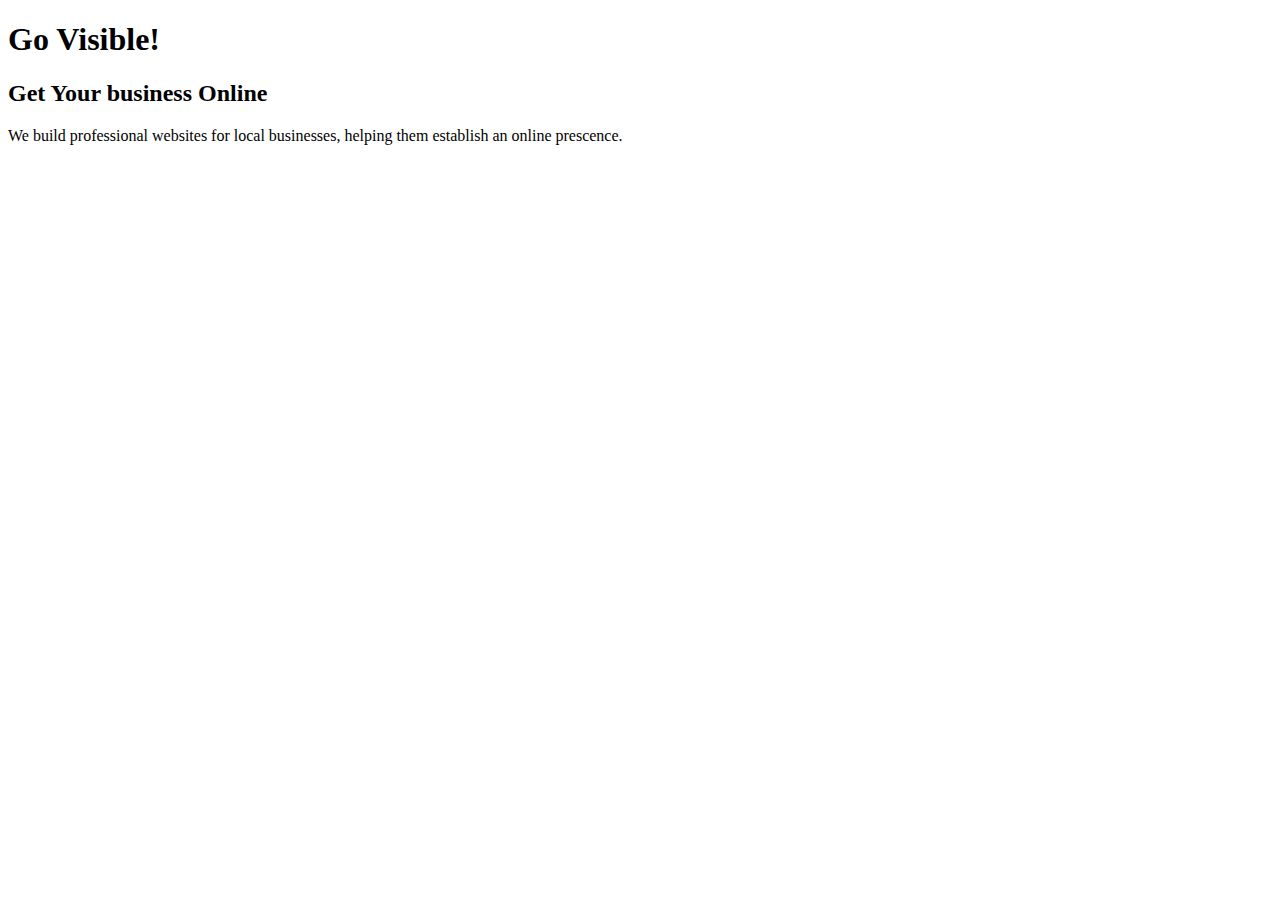
<file: index.html>
<!DOCTYPE html>
<html>
  <head> 
    <title>My Wesbite Maker Page</title> 
  </head> 
  <body> 
    <h1>Go Visible!</h1>
    <h2>Get Your business Online</h2>
    <p>We build professional websites for local businesses, helping them establish an online prescence.</p>
  </body> 
</html>
</file>
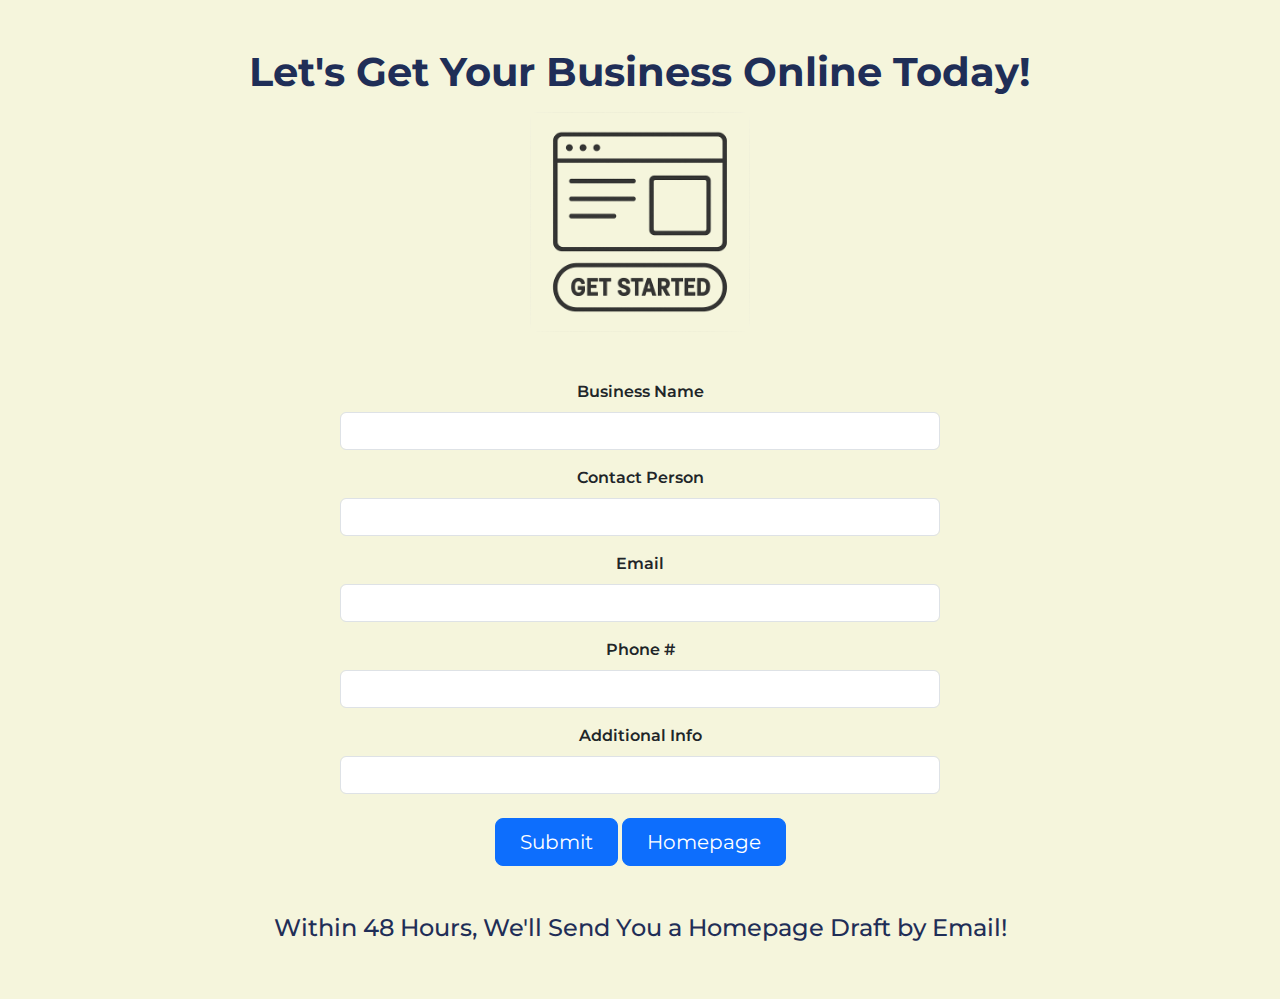
<file: getstarted.html>
<!DOCTYPE html>
<html lang="en">
  <head>
    <meta charset="utf-8" />
    <meta name="viewport" content="width=device-width, initial-scale=1" />
    <title>Get Started - Go Visible</title>

    <link 
      href="https://cdn.jsdelivr.net/npm/bootstrap@5.3.3/dist/css/bootstrap.min.css" 
      rel="stylesheet"
    >

    <link href="https://fonts.googleapis.com/css2?family=Montserrat:wght@400;700&display=swap" rel="stylesheet">

    <link rel="stylesheet" href="css/style.css">
  </head>

  <body class="bg-beige text-brand-navy">
    <main class="container py-5">
      <div class="text-center mb-5">
        <h1 class="getstartedtitle fw-bold mb-3">Let's Get Your Business Online Today!</h1>
        <img 
          alt="Get started icon" 
          src="img/getstarted.png" 
          class="img-fluid d-block mx-auto mb-4"
          style="max-width: 220px;"
        >
      </div>

      <form class="mx-auto" style="max-width: 600px;">
        <div class="mb-3">
          <label for="businessName" class="form-label fw-semibold">Business Name</label>
          <input type="text" class="form-control" id="businessName" name="businessName">
        </div>

        <div class="mb-3">
          <label for="contactPerson" class="form-label fw-semibold">Contact Person</label>
          <input type="text" class="form-control" id="contactPerson" name="contactPerson">
        </div>

        <div class="mb-3">
          <label for="email" class="form-label fw-semibold">Email</label>
          <input type="email" class="form-control" id="email" name="email">
        </div>

        <div class="mb-3">
          <label for="phone" class="form-label fw-semibold">Phone #</label>
          <input type="tel" class="form-control" id="phone" name="phone">
        </div>

        <div class="mb-4">
          <label for="info" class="form-label fw-semibold">Additional Info</label>
          <input type="text" class="form-control" id="info" name="info">
        </div>

        <button type="submit" class="btn btn-primary btn-lg px-4">Submit</button>
        <a class="btn btn-primary btn-lg px-4" href="index.html">Homepage</a>
      </form>

      <h3 class="text-center mt-5">Within 48 Hours, We'll Send You a Homepage Draft by Email!</h3>
      
    </main>

    <script src="https://cdn.jsdelivr.net/npm/bootstrap@5.3.3/dist/js/bootstrap.bundle.min.js"></script>
  </body>
</html>
</file>
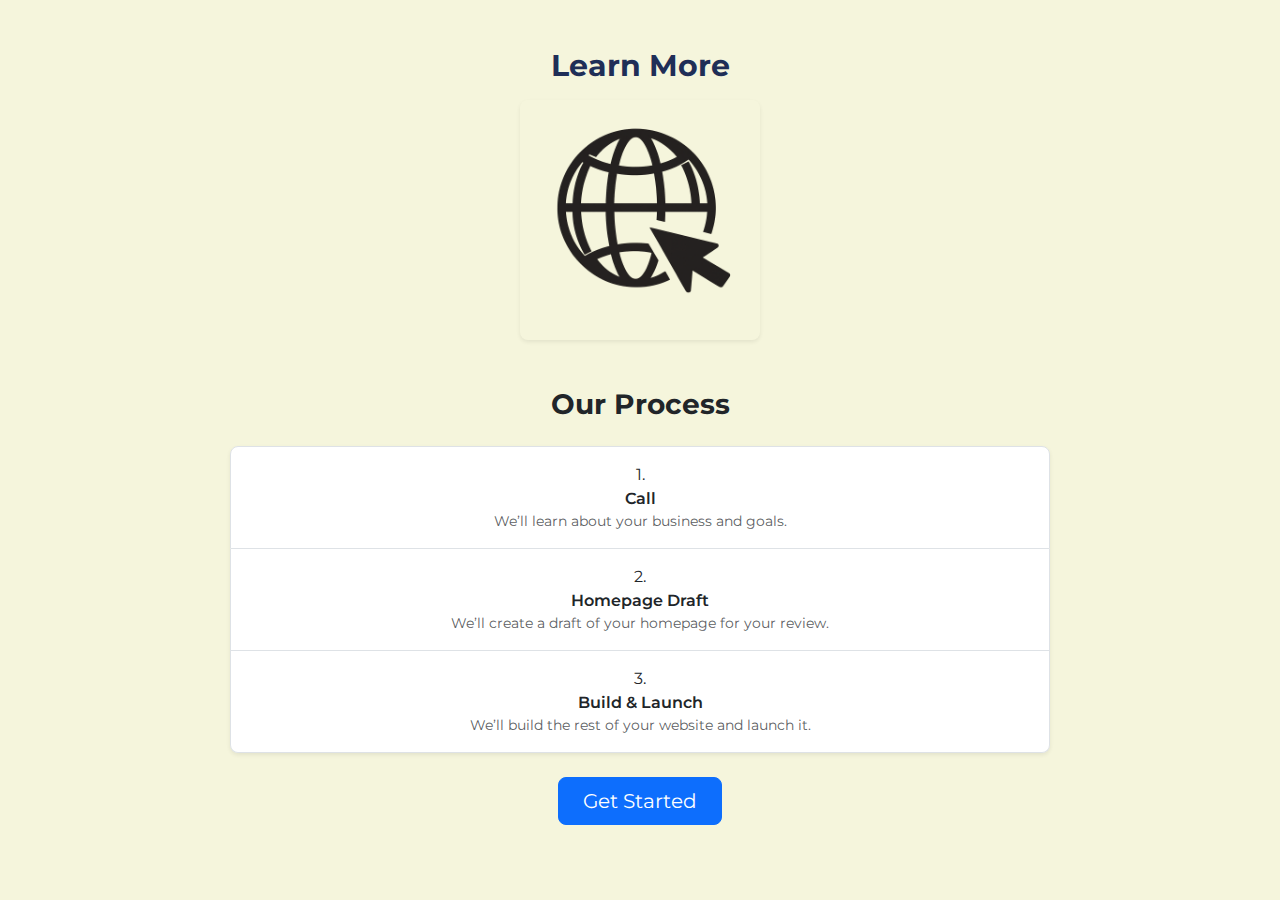
<file: learn.html>
<!DOCTYPE html>
<html lang="en">
  <head>
    <meta charset="utf-8" />
    <meta name="viewport" content="width=device-width, initial-scale=1" />
    <title>Learn More - Go Visible</title>

    <link href="https://cdn.jsdelivr.net/npm/bootstrap@5.3.3/dist/css/bootstrap.min.css" rel="stylesheet">

    <link href="https://fonts.googleapis.com/css2?family=Montserrat:wght@400;700&display=swap" rel="stylesheet">
    <link rel="stylesheet" href="css/style.css">
  </head>

  <body class="bg-beige text-brand-navy">
    <main class="container py-5">
      <div class="text-center mb-5">
        <h1 class="learntitle fw-bold mb-3">Learn More</h1>
        <img 
          alt="Website icon" 
          src="img/websiteclipart.png"
          class="img-fluid d-block mx-auto rounded-3 shadow-sm"
          style="max-width: 240px;"
        >
      </div>

      <section class="mx-auto" style="max-width: 820px;">
        <h2 class="h3 fw-bold text-center mb-4">Our Process</h2>

        <ol class="list-group list-group-numbered shadow-sm rounded-3">
          <li class="list-group-item py-3">
            <div class="fw-semibold">Call</div>
            <small class="text-muted d-block">We’ll learn about your business and goals.</small>
          </li>

          <li class="list-group-item py-3">
            <div class="fw-semibold">Homepage Draft</div>
            <small class="text-muted d-block">We’ll create a draft of your homepage for your review.</small>
          </li>

          <li class="list-group-item py-3">
            <div class="fw-semibold">Build & Launch</div>
            <small class="text-muted d-block">We’ll build the rest of your website and launch it.</small>
          </li>
        </ol>

        <div class="text-center mt-4">
          <a href="getstarted.html" class="btn btn-primary btn-lg px-4">Get Started</a>
        </div>
      </section>
    </main>

    <script src="https://cdn.jsdelivr.net/npm/bootstrap@5.3.3/dist/js/bootstrap.bundle.min.js"></script>
  </body>
</html>
</file>
<file: css/style.css>
body {
  background-color: beige;
  text-align: center;
}

*{
  font-family: 'Montserrat', sans-serif;  
}

img {
  width: 35%;
  border-radius: 8px;
  display: block;
  margin: auto;
}

.indextitle {
  font-size: 30px;
  text-align: center;
  color: rgb(31, 46, 87);
}

.learntitle {
  font-size: 30px;
  text-align: center;
  color: rgb(31, 46, 87);
}

p {
  font-size: 20px;
  text-align: center;
  color: rgb(31, 46, 87);
}

a {
  background-color: rgb(31, 46, 87);
  border-radius: 8px;
  color: rgb(18, 120, 183);
  padding: 15px 32px;
  text-align: center;
  text-decoration: lightblue;
  display: inline-block;
  font-size: 20px;
}

.centered-list {
  list-style-position: inside; 
  text-align: center;
  padding-left: 0;
}

h3 {
  font-size: 24px;
  text-align: center;
  color: rgb(31, 46, 87);
}

.getstartedtitle {
  font-size: 40px;
  text-align: center;
  color: rgb(31, 46, 87);
} 

.getstartedlist {
  font-size: 24px;
  list-style-position: inside; 
  text-align: center;
  display: inline-block;
  padding-left: 0;
}

.learnlist {
  font-size: 28px;
  list-style-position: inside; 
  text-align: center;
  display: inline-block;
  padding-left: 0;
}
</file>
